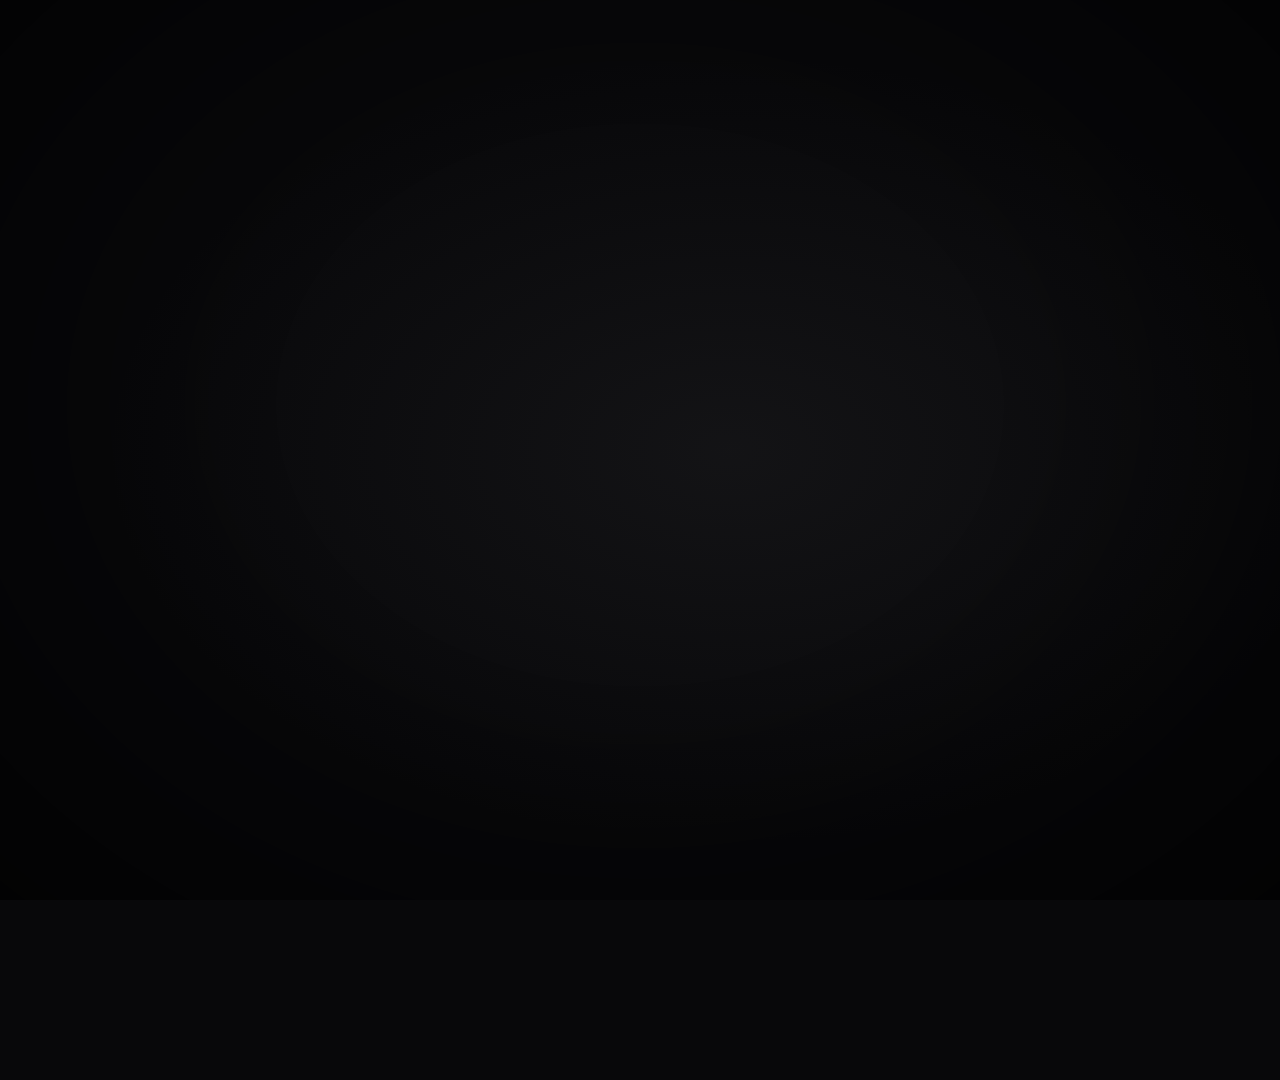
<file: showcase/index.html>
<!doctype html>
<html lang="zh-CN">
<head>
<meta charset="utf-8">
<title>GTA5 中文字体包 · Showcase</title>
<link rel="stylesheet" href="style.css">
</head>
<body>
<div id="stage">
  <div id="glow"></div>
  <div id="lens"><div id="cam"></div></div>
  <div id="vignette"></div>
</div>
<svg width="0" height="0" style="position:absolute"><filter id="mb" x="-5%" y="-5%" width="110%" height="110%"><feGaussianBlur id="mbg" stdDeviation="0 0"/></filter></svg>
<script src="app.js"></script>
<script>
'use strict';
const DURATION = 43.8;
const T0 = 2.9; // 内部时间轴从 2.9s 开始（无片头）

/* ---------------- 缓动 / 插值 ---------------- */
const E = {
  lin: x => x,
  sine: x => -(Math.cos(Math.PI * x) - 1) / 2,
  cIn: x => x * x * x,
  cOut: x => 1 - Math.pow(1 - x, 3),
  cInOut: x => x < .5 ? 4 * x * x * x : 1 - Math.pow(-2 * x + 2, 3) / 2,
  qOut: x => 1 - Math.pow(1 - x, 5),
  eIn: x => x === 0 ? 0 : Math.pow(2, 10 * x - 10),
  eOut: x => x === 1 ? 1 : 1 - Math.pow(2, -10 * x),
  eInOut: x => x === 0 ? 0 : x === 1 ? 1 : x < .5 ? Math.pow(2, 20 * x - 10) / 2 : (2 - Math.pow(2, -20 * x + 10)) / 2,
  back: x => { const c1 = 1.9, c3 = c1 + 1; return 1 + c3 * Math.pow(x - 1, 3) + c1 * Math.pow(x - 1, 2); },
};
const clamp = (v, a = 0, b = 1) => Math.min(b, Math.max(a, v));
const lerp = (a, b, p) => a + (b - a) * p;
const prog = (t, a, b, e = 'lin') => E[e](clamp((t - a) / (b - a)));
// keys: [[t, value, ease]]，ease 作用于到达该关键帧的那一段
function track(t, keys) {
  if (t <= keys[0][0]) return keys[0][1];
  for (let i = 1; i < keys.length; i++) {
    const [t1, v1, e = 'cInOut'] = keys[i];
    if (t < t1) {
      const [t0, v0] = keys[i - 1];
      return lerp(v0, v1, E[e]((t - t0) / (t1 - t0)));
    }
  }
  return keys[keys.length - 1][1];
}
const step = (t, list) => { let v = list[0][1]; for (const [tt, vv] of list) if (t >= tt) v = vv; return v; };

/* ---------------- 构建场景 ---------------- */
const cam = document.getElementById('cam');
const main = makeApp();
cam.appendChild(main.el);
const fx = document.createElement('div');           // 光标、拖拽文件等（不受窗口裁切）
fx.style.cssText = 'position:absolute;left:0;top:0;width:1160px;height:950px;transform-style:preserve-3d';
fx.innerHTML = `
  <div class="file" id="file"><div class="doc"><div class="glyph">${svg('dl', 30, 2.2, '#9c7e57')}</div><div class="lbl">.gtakit</div></div><div class="nm">NVE 路面.gtakit</div></div>
  <div class="ripple" id="rip"></div>
  <svg class="cursor" id="cur" viewBox="0 0 22 30"><path d="M2 2v22.5l5.6-5.3 3.6 8.3 3.7-1.6-3.6-8.1h7.9z" fill="#fff" stroke="#000" stroke-width="1.4" stroke-linejoin="round"/></svg>`;
cam.appendChild(fx);

// 行悬停层
main.qa('[data-hov],[data-restore]').forEach(r => { const h = document.createElement('div'); h.className = 'hov'; r.prepend(h); });

// 九宫格里的其它页面（静态，状态与截图一致）
const GRID = [['overview', -1, -1], ['visual', 0, -1], ['water', 1, -1], ['tex', -1, 0], ['light', 1, 0], ['play', -1, 1], ['ui', 0, 1], ['traffic', 1, 1]];
const clones = GRID.map(([id, c, r]) => {
  const a = makeApp([id]);
  const i = pageIndex(id);
  a.q('.navsel').style.top = (NAV_Y[i] - 16 - 32) + 'px';
  a.q('.page').style.opacity = 1;
  if (id === 'visual') { a.q('[data-tg="v2"]').style.setProperty('--p', 0); a.q('[data-tg="v3"]').style.setProperty('--p', 0); a.q('[data-vsel]').textContent = '3'; }
  if (id === 'water') a.q('[data-rck="w2"]').style.opacity = 1;
  if (id !== 'overview') setFooter(a, '已选 20 项', '移除 2 项', 0);
  else setFooter(a, '已选 22 项', '与当前安装相同', 1);
  if (id === 'ui') applyColor(a, hex2hsv('8297AE'));
  a.el.style.opacity = 0;
  cam.insertBefore(a.el, main.el);
  return { a, c, r, d: Math.hypot(c, r) };
});

function setFooter(app, l1, l2, reinstall) {
  app.q('[data-f1]').textContent = l1; app.q('[data-f2]').textContent = l2;
  const btn = app.q('[data-btn]'), link = app.q('[data-link]');
  const w = lerp(67, 94, reinstall);
  btn.textContent = reinstall > .5 ? '重新安装' : '安装';
  btn.style.width = w + 'px'; btn.style.left = (763 - w) + 'px';
  link.style.left = (624 - (w - 67)) + 'px';
}
function applyColor(app, [h, s, v]) {
  const rgb = hsv2rgb(h, s, v), hex = toHex(rgb), c = '#' + hex;
  const hueC = 'rgb(' + hsv2rgb(h, 1, 1).join(',') + ')';
  app.q('.sv').style.background = hueC;
  const svk = app.q('.svk'); svk.style.left = (s * 307) + 'px'; svk.style.top = ((1 - v) * 122) + 'px'; svk.style.background = c;
  const hk = app.q('.huek'); hk.style.left = (h / 360 * 307) + 'px'; hk.style.background = hueC;
  app.q('[data-v="r"]').textContent = rgb[0]; app.q('[data-v="g"]').textContent = rgb[1]; app.q('[data-v="b"]').textContent = rgb[2];
  app.q('[data-v="hex"]').textContent = hex;
  const light = 'rgb(' + rgb.map(u => Math.round(u + (255 - u) * .28)).join(',') + ')';
  const dark = 'rgb(' + rgb.map(u => Math.round(u * .78)).join(',') + ')';
  app.q('.pvban').style.background = `linear-gradient(180deg, ${light}, ${c} 55%, ${dark})`;
  const cr = app.q('[data-colorrow="c3"]'); cr.querySelector('.hx').textContent = '#' + hex; cr.querySelector('.dot').style.background = c;
}

// 窗口坐标（忽略变换）
function pos(el, ax = .5, ay = .5) {
  let x = 0, y = 0, n = el;
  while (n && n !== main.el) { x += n.offsetLeft; y += n.offsetTop; n = n.offsetParent; }
  return [x + el.offsetWidth * ax, y + el.offsetHeight * ay];
}
const navPos = id => [78, NAV_Y[pageIndex(id)]];
const tgPos = k => pos(main.q(`[data-tg="${k}"]`));
const hovPos = k => { const [x, y] = pos(main.q(`[data-hov="${k}"]`)); return [x + 40, y + 4]; };
const swPos = i => pos(main.q(`[data-sw="${i}"]`));
const hueRect = () => { const [x, y] = pos(main.q('.hue'), 0, .5); return [x, y]; };
const svRect = () => pos(main.q('.sv'), 0, 0);
const huePos = h => { const [x, y] = hueRect(); return [x + h / 360 * 307, y]; };
const svPos = (s, v) => { const [x, y] = svRect(); return [x + s * 307, y + (1 - v) * 122]; };

/* ---------------- 时间轴 ---------------- */
const NAV = [[0, 'overview', 0], [12.0, 'visual', 1], [16.6, 'water', 1], [19.8, 'tex', 0], [20.8, 'light', 0], [21.8, 'play', 0], [24.95, 'ui', 1], [31.6, 'traffic', 1], [35.1, 'kit', 1]];
const CLICKS = [12.0, 13.3, 14.3, 16.6, 17.6, 18.3, 24.95, 28.3, 28.9, 31.6, 35.1, 41.7];
const PRESS = [[26.0, 27.0], [27.2, 27.9], [29.3, 30.0], [35.9, 37.15]];

// 颜色：初始 #8297AE
const H0 = hex2hsv('8297AE'), PINK = hex2hsv('E93D82'), GREEN = hex2hsv('30A46C');
const HUE = [[0, H0[0]], [26.0, H0[0]], [27.0, 18, 'sine'], [28.3, 18], [28.48, PINK[0], 'cOut'], [28.9, PINK[0]], [29.08, GREEN[0], 'cOut'], [29.3, GREEN[0]], [30.0, 258, 'sine']];
const SAT = [[0, H0[1]], [27.2, H0[1]], [27.9, .80, 'sine'], [28.3, .80], [28.48, PINK[1], 'cOut'], [28.9, PINK[1]], [29.08, GREEN[1], 'cOut']];
const VAL = [[0, H0[2]], [27.2, H0[2]], [27.9, .93, 'sine'], [28.3, .93], [28.48, PINK[2], 'cOut'], [28.9, PINK[2]], [29.08, GREEN[2], 'cOut']];
const hsvAt = t => [track(t, HUE), track(t, SAT), track(t, VAL)];

// 文件拖拽
const FILE0 = [1330, 600];
const dropC = () => { const [x, y] = pos(main.q('[data-drop]')); return [x, y + 6]; };

// 光标：[t, [x,y] | fn, ease]
function cursorKeys() {
  const D = dropC();
  return [
    [8.4, [640, 905]], [9.1, [455, 813], 'cOut'], [10.9, [470, 822], 'sine'],
    [11.2, [330, 470]], [11.9, navPos('visual'), 'cInOut'], [12.6, navPos('visual')], [13.15, tgPos('v2'), 'cInOut'], [13.7, tgPos('v2')], [14.15, tgPos('v3'), 'cInOut'],
    [15.7, tgPos('v3')], [16.45, navPos('water'), 'cInOut'], [17.0, navPos('water')], [17.5, hovPos('w0'), 'cInOut'], [17.95, hovPos('w0')], [18.2, hovPos('w2'), 'cInOut'], [19.7, [hovPos('w2')[0] + 60, hovPos('w2')[1] + 14], 'sine'],
    [24.4, [520, 560]], [24.85, navPos('ui'), 'cInOut'], [25.2, navPos('ui')], [25.9, huePos(H0[0]), 'cInOut'],
    [26.0, 'hue'], [27.0, 'hue'], [27.15, svPos(H0[1], H0[2]), 'cInOut'], [27.2, 'sv'], [27.9, 'sv'],
    [28.2, swPos(8), 'cInOut'], [28.55, swPos(8)], [28.8, swPos(4), 'cInOut'], [29.0, swPos(4)], [29.25, huePos(GREEN[0]), 'cInOut'], [29.3, 'hue'], [30.0, 'hue'],
    [30.6, [760, 560], 'cInOut'], [31.45, navPos('traffic'), 'cInOut'], [31.8, navPos('traffic')], [32.5, [470, 300], 'cInOut'],
    [32.9, hovPos('c0'), 'cOut'], [33.4, hovPos('c1'), 'cInOut'], [33.9, hovPos('c2'), 'cInOut'], [34.35, hovPos('c3'), 'cInOut'], [34.95, navPos('kit'), 'cInOut'], [35.3, navPos('kit')],
    [35.85, [FILE0[0] + 6, FILE0[1] + 8]], [35.9, 'file'], [37.15, 'file'], [37.9, [D[0] + 60, D[1] + 40], 'sine'],
    [40.75, [760, 790]], [41.55, pos(main.q('[data-btn]')), 'cInOut'], [42.6, pos(main.q('[data-btn]'))],
  ];
}
const CUR_VIS = [[8.4, 10.95], [11.2, 19.75], [24.4, 35.35], [35.9, 37.95], [40.75, 42.4]];
function fileAt(t) {
  const D = dropC();
  const p = prog(t, 35.9, 37.0, 'cInOut');
  const x = lerp(FILE0[0], D[0], p), y = lerp(FILE0[1], D[1], p) - Math.sin(p * Math.PI) * 120;
  return [x, y];
}
let CK = null;
function cursorAt(t) {
  CK = CK || cursorKeys();
  const resolve = (v, tt) => v === 'hue' ? huePos(hsvAt(tt)[0]) : v === 'sv' ? svPos(hsvAt(tt)[1], hsvAt(tt)[2]) : v === 'file' ? (([x, y]) => [x + 6, y + 8])(fileAt(tt)) : v;
  if (t <= CK[0][0]) return resolve(CK[0][1], t);
  for (let i = 1; i < CK.length; i++) {
    const [t1, v1, e = 'cInOut'] = CK[i];
    if (t < t1) {
      const [t0, v0] = CK[i - 1];
      if (typeof v0 === 'string' && v0 === v1) return resolve(v0, t);
      const a = resolve(v0, t0), b = resolve(v1, t1), p = E[e]((t - t0) / (t1 - t0));
      return [lerp(a[0], b[0], p), lerp(a[1], b[1], p)];
    }
  }
  return resolve(CK[CK.length - 1][1], t);
}

// 镜头：fx,fy 窗口焦点；s 缩放；rx/ry/rz 旋转；ox/oy 焦点在屏幕上的偏移
const K = (t, fx, fy, s, rx, ry, rz, ox, oy, e = 'eInOut') => ({ t, fx, fy, s, rx, ry, rz, ox, oy, e });
const CAM = [
  K(2.95, 580, 475, .32, 62, 0, -28, 0, 160),
  K(4.25, 580, 475, .93, 0, 0, 0, 0, 0, 'eOut'),
  K(4.75, 580, 475, .95, 0, 0, 0, 0, 0, 'sine'),
  K(5.5, 692, 300, 1.85, 4, -10, 0, 250, -60),
  K(7.75, 692, 316, 1.98, 2, -5, 0, 250, -60, 'sine'),
  K(8.15, 692, 800, 2.05, -4, 6, 0, 250, -120),
  K(10.85, 680, 806, 2.2, -2, 9, 0, 250, -120, 'sine'),
  K(11.3, 118, 230, 2.4, 0, 20, 0, -260, -40),
  K(12.0, 118, 215, 2.5, 0, 18, 0, -260, -40, 'sine'),
  K(12.75, 800, 300, 2.05, 6, -14, 0, 160, -110),
  K(13.45, 820, 310, 2.12, 5, -12, 0, 160, -110, 'sine'),
  K(13.95, 690, 918, 2.4, 0, 8, 0, 120, -230),
  K(14.95, 680, 918, 2.5, 0, 6, 0, 120, -230, 'sine'),
  K(15.6, 580, 475, .97, 0, -6, 0, 170, -30),
  K(16.65, 580, 475, .99, 0, -4, 0, 170, -30, 'sine'),
  K(17.2, 700, 226, 2.0, 26, -8, -6, 150, -130),
  K(19.8, 700, 236, 2.2, 22, -6, -2, 150, -130, 'sine'),
  K(19.8, 600, 270, 1.5, 0, 12, 3, 120, -90, 'lin'),
  K(20.8, 620, 270, 1.72, 0, 8, 0, 120, -90, 'sine'),
  K(20.8, 680, 190, 1.95, 0, -12, -2, 140, -110, 'lin'),
  K(21.8, 680, 190, 2.15, 0, -9, 0, 140, -110, 'sine'),
  K(21.8, 700, 150, 2.1, 34, -10, 0, 140, -80, 'lin'),
  K(24.1, 700, 400, 2.1, 28, -6, 0, 140, -140, 'sine'),
  K(24.65, 580, 475, .97, 0, 6, 0, 170, -30),
  K(25.05, 580, 475, .99, 0, 5, 0, 170, -30, 'sine'),
  K(25.7, 700, 742, 2.1, 6, -10, 0, 200, -190),
  K(29.95, 720, 742, 2.22, 4, -6, 0, 200, -190, 'sine'),
  K(30.7, 690, 500, 1.08, 0, 8, 0, 230, -30),
  K(31.25, 690, 500, 1.1, 0, 6, 0, 230, -30, 'sine'),
  K(31.55, 580, 475, .99, 0, 0, 0, 170, -30, 'cInOut'),
  K(31.75, 580, 475, 1.0, 0, 0, 0, 170, -30, 'sine'),
  K(32.05, 690, 265, 1.55, 12, 16, -20, 170, -130, 'eIn'),
  K(32.55, 700, 255, 2.0, 8, 10, -4, 170, -130, 'eOut'),
  K(34.4, 700, 262, 2.15, 6, 6, -1, 170, -130, 'sine'),
  K(34.85, 580, 475, .99, 0, 0, 0, 170, -30),
  K(35.2, 580, 475, 1.0, 0, 0, 0, 170, -30, 'sine'),
  K(35.8, 692, 240, 1.75, 12, 0, 0, 0, -170),
  K(37.5, 692, 245, 1.85, 10, -4, 0, 0, -170, 'sine'),
  K(38.25, 692, 650, 1.7, 24, -10, 0, 170, -150),
  K(40.6, 692, 730, 1.8, 20, -6, 0, 170, -150, 'sine'),
  K(41.0, 860, 880, 2.3, 0, -12, 0, 0, -120),
  K(41.85, 870, 885, 2.45, 0, -10, 0, 0, -120, 'sine'),
  K(43.35, 580, 475, .4, 48, 0, -32, 0, 0),
  K(45.5, 640, 440, .44, 44, 0, -26, 0, 0, 'sine'),
  K(46.6, 640, 440, .24, 56, 0, -40, 0, 0, 'cIn'),
];
function camAt(t) {
  const F = ['fx', 'fy', 's', 'rx', 'ry', 'rz', 'ox', 'oy'];
  if (t <= CAM[0].t) return frame({ ...CAM[0] });
  let i = 0; while (i < CAM.length - 1 && CAM[i + 1].t <= t) i++;
  const a = CAM[i], b = CAM[i + 1];
  if (!b) return frame({ ...a });
  const p = E[b.e]((t - a.t) / (b.t - a.t)), o = {};
  for (const f of F) o[f] = f === 's' ? Math.exp(lerp(Math.log(a.s), Math.log(b.s), p)) : lerp(a[f], b[f], p);
  return frame(o);
}
const frame = o => (o.ox *= .3, o.oy *= .35, o);
const camCSS = c => `translate3d(${960 + c.ox}px,${540 + c.oy}px,0) rotateX(${c.rx}deg) rotateY(${c.ry}deg) rotateZ(${c.rz}deg) scale(${c.s}) translate(${-c.fx}px,${-c.fy}px)`;
function project(c, x, y) {
  const m = new DOMMatrix().translate(960 + c.ox, 540 + c.oy).rotate(c.rx, 0, 0).rotate(0, c.ry, 0).rotate(0, 0, c.rz).scale(c.s, c.s, 1).translate(-c.fx, -c.fy);
  const p = m.transformPoint(new DOMPoint(x, y, 0, 1));
  const k = 2000 / (2000 - p.z);
  return [960 + (p.x - 960) * k, 540 + (p.y - 540) * k];
}


/* ---------------- 主渲染 ---------------- */
const pageEls = Object.fromEntries(main.qa('.page').map(p => [p.dataset.page, p]));
const glow = document.getElementById('glow'), lens = document.getElementById('lens'), mbg = document.getElementById('mbg');
const hex2rgb = h => [1, 3, 5].map(i => parseInt(h.slice(i, i + 2), 16));

function renderFrame(tt) {
  const t = tt + T0;

  // 镜头
  const c = camAt(t);
  cam.style.transform = camCSS(c);
  lens.style.opacity = prog(t, 2.9, 3.35, 'cOut') * (1 - prog(t, 45.7, 46.6, 'cIn'));
  // 方向性运动模糊：取多点屏幕位移
  const cp = camAt(t - 1 / 60);
  let dx = 0, dy = 0;
  for (const [px, py] of [[c.fx, c.fy], [c.fx - 300, c.fy - 250], [c.fx + 300, c.fy + 250]]) {
    const a = project(cp, px, py), b = project(c, px, py);
    dx += Math.abs(b[0] - a[0]) / 3; dy += Math.abs(b[1] - a[1]) / 3;
  }
  const bx = Math.min(30, dx * .22), by = Math.min(30, dy * .22);
  if (bx + by > 1.5) { mbg.setAttribute('stdDeviation', `${bx.toFixed(2)} ${by.toFixed(2)}`); lens.style.filter = 'url(#mb)'; }
  else lens.style.filter = 'none';

  // 页面
  const navI = NAV.reduce((acc, n, i) => (t >= n[0] ? i : acc), 0);
  const cur = NAV[navI], prevN = NAV[Math.max(0, navI - 1)];
  for (const id in pageEls) {
    const on = id === cur[1];
    const p = cur[2] ? prog(t, cur[0], cur[0] + .16, 'cOut') : 1;
    pageEls[id].style.opacity = on ? p : 0;
    pageEls[id].style.transform = on ? `translateY(${(1 - p) * 8}px)` : 'none';
  }
  const ny = cur[2] ? lerp(NAV_Y[pageIndex(prevN[1])], NAV_Y[pageIndex(cur[1])], prog(t, cur[0], cur[0] + .22, 'cOut')) : NAV_Y[pageIndex(cur[1])];
  main.q('.navsel').style.top = (ny - 16 - 32) + 'px';

  // 背景氛围色
  const ga = hex2rgb(PAGES[pageIndex(prevN[1])].grad[1]), gb = hex2rgb(PAGES[pageIndex(cur[1])].grad[1]);
  const gp = prog(t, cur[0], cur[0] + .5, 'sine');
  const gc0 = ga.map((u, i) => lerp(u, gb[i], gp)), ep = prog(t, 41.2, 42.4, 'sine');
  const gc = gc0.map((u, i) => Math.round(lerp(u, [10, 110, 219][i], ep)));
  const gAlpha = t < 43 ? .22 : lerp(.22, .3, prog(t, 43, 44));
  glow.style.background = `radial-gradient(ellipse 50% 45% at 55% 50%, rgba(${gc.join(',')},${gAlpha}), transparent 70%)`;

  // 概览：绿勾依次弹出
  main.qa('[data-ck]').forEach(el => {
    const i = +el.dataset.ck, p = E.back(clamp((t - (4.9 + (i < 4 ? i * .14 : .75))) / .4));
    el.style.transform = `scale(${p})`;
  });

  // 画面：两次关闭
  const v2 = 1 - prog(t, 13.3, 13.48, 'cOut'), v3 = 1 - prog(t, 14.3, 14.48, 'cOut');
  main.q('[data-tg="v2"]').style.setProperty('--p', v2);
  main.q('[data-tg="v3"]').style.setProperty('--p', v3);
  main.q('[data-vsel]').textContent = t >= 14.3 ? 3 : t >= 13.3 ? 4 : 5;

  // 底栏计数（滚动切换）
  const FS = [[0, ['已选 22 项', '与当前安装相同']], [13.3, ['已选 21 项', '移除 1 项']], [14.3, ['已选 20 项', '移除 2 项']]];
  let fi = 0; FS.forEach((f, i) => { if (t >= f[0]) fi = i; });
  const rp = fi ? prog(t, FS[fi][0], FS[fi][0] + .32, 'cOut') : 1;
  const fa = main.q('.fa'), fb = main.q('.fb');
  setFooter(main, FS[fi][1][0], FS[fi][1][1], 1 - prog(t, 13.3, 13.55, 'cOut'));
  fa.style.transform = `translateY(${(1 - rp) * 22}px)`; fa.style.opacity = rp;
  if (fi && rp < 1) {
    main.q('[data-f1b]').textContent = FS[fi - 1][1][0]; main.q('[data-f2b]').textContent = FS[fi - 1][1][1];
    fb.style.transform = `translateY(${-rp * 22}px)`; fb.style.opacity = 1 - rp;
  } else fb.style.opacity = 0;
  const bp = prog(t, 41.7, 41.78, 'cOut') * (1 - prog(t, 41.78, 42.05, 'cOut'));
  main.q('[data-btn]').style.transform = `scale(${1 - bp * .07})`;
  main.q('[data-btn]').style.filter = `brightness(${1 + bp * .25})`;

  // 水下：单选
  const wsel = step(t, [[0, 'w2'], [17.6, 'w0'], [18.3, 'w2']]);
  const wt = t >= 18.3 ? 18.3 : t >= 17.6 ? 17.6 : -9;
  ['w0', 'w1', 'w2'].forEach(k => {
    const el = main.q(`[data-rck="${k}"]`), p = k === wsel ? E.back(clamp((t - wt) / .3)) : 0;
    el.style.opacity = k === wsel ? 1 : 0; el.style.transform = `scale(${k === wsel ? (wt < 0 ? 1 : p) : 0})`;
  });

  // 悬停
  const HOV = { w0: [[17.45, 18.1]], w2: [[18.1, 19.8]], c0: [[32.8, 33.3]], c1: [[33.3, 33.8]], c2: [[33.8, 34.3]], c3: [[34.3, 34.9]],
    p0: [[22.15, 22.75]], p1: [[22.55, 23.15]], p2: [[22.95, 23.55]], p3: [[23.35, 23.95]], p4: [[23.75, 24.4]] };
  for (const k in HOV) {
    const h = main.q(`[data-hov="${k}"] .hov`);
    const o = HOV[k].reduce((m, [a, b]) => Math.max(m, prog(t, a, a + .12) * (1 - prog(t, b - .12, b))), 0);
    h.style.opacity = o * .055;
  }
  const rh = main.q('[data-restore] .hov'); rh.style.opacity = prog(t, 9.0, 9.15) * (1 - prog(t, 10.8, 10.95)) * .055;

  // 取色器
  applyColor(main, hsvAt(t));
  ['c0', 'c1', 'c2'].forEach(() => {});
  main.qa('[data-sw]').forEach(s => {
    const i = +s.dataset.sw, tc = i === 8 ? 28.3 : i === 4 ? 28.9 : -9;
    const p = prog(t, tc, tc + .08) * (1 - prog(t, tc + .08, tc + .3, 'cOut'));
    s.style.transform = `scale(${1 - p * .2})`;
  });

  // 导入：拖拽
  const file = document.getElementById('file');
  const fOn = t >= 35.9 && t < 37.5;
  file.style.display = fOn ? 'block' : 'none';
  if (fOn) {
    const [x, y] = fileAt(t), drop = prog(t, 37.15, 37.45, 'cIn');
    const tilt = (1 - prog(t, 35.9, 36.9, 'cOut')) * 18;
    file.style.left = x + 'px'; file.style.top = y + 'px';
    file.style.transform = `rotate(${tilt}deg) scale(${(1 - drop * .65) * (1 + (1 - prog(t, 35.9, 36.3, 'back')) * .3)})`;
    file.style.opacity = (1 - drop) * prog(t, 35.9, 36.05);
  }
  const hl = prog(t, 36.45, 36.7) * (1 - prog(t, 37.45, 37.8));
  const dz = main.q('[data-drop]');
  dz.style.borderColor = `color-mix(in srgb, #0a84ff ${hl * 100}%, #56565b)`;
  dz.style.background = `color-mix(in srgb, #0f2a48 ${hl * 100}%, #2c2c2e)`;
  dz.querySelector('.dropic').style.transform = `translateY(${hl * 6 + Math.sin(Math.max(0, t - 36.45) * 9) * 2 * hl}px) scale(${1 + hl * .12})`;

  // 光标
  const curEl = document.getElementById('cur');
  const vis = CUR_VIS.reduce((m, [a, b]) => Math.max(m, prog(t, a, a + .15) * (1 - prog(t, b - .15, b))), 0);
  curEl.style.opacity = vis;
  if (vis > 0) {
    const [x, y] = cursorAt(t);
    const pressed = CLICKS.reduce((m, tc) => Math.max(m, prog(t, tc - .06, tc) * (1 - prog(t, tc + .04, tc + .14))), 0)
      || (PRESS.some(([a, b]) => t >= a && t <= b) ? 1 : 0);
    curEl.style.transform = `translate(${x - 2}px,${y - 2}px) scale(${1 - pressed * .14})`;
  }
  const rip = document.getElementById('rip');
  const lc = CLICKS.filter(tc => t >= tc && t < tc + .45).pop();
  if (lc != null && vis > 0) {
    const p = (t - lc) / .45, [x, y] = cursorAt(lc), r = 6 + E.cOut(p) * 26;
    rip.style.display = 'block';
    rip.style.left = (x - r) + 'px'; rip.style.top = (y - r) + 'px'; rip.style.width = rip.style.height = 2 * r + 'px';
    rip.style.opacity = (1 - p) * .85;
  } else rip.style.display = 'none';

  // 九宫格
  clones.forEach(({ a, c: col, r, d }) => {
    const p = E.cOut(clamp((t - 42.05 - d * .18) / .7));
    a.el.style.opacity = p;
    a.el.style.transform = `translate3d(${col * 1290}px,${r * 1080}px,${(1 - p) * -900}px)`;
    a.el.style.display = p > 0 ? 'block' : 'none';
  });

}

window.DURATION = DURATION;
window.renderFrame = renderFrame;
// 预热字体：所有文字都在 DOM 里（opacity 渲染），等字体就绪
window.ready = (async () => {
  document.querySelectorAll('.page').forEach(p => (p.style.opacity = 1));
  await document.fonts.ready;
  await new Promise(r => setTimeout(r, 300));
  await document.fonts.ready;
  renderFrame(0);
  return true;
})();
const qs = new URLSearchParams(location.search);
if (qs.has('t')) window.ready.then(() => renderFrame(+qs.get('t')));
</script>
</body>
</html>
</file>
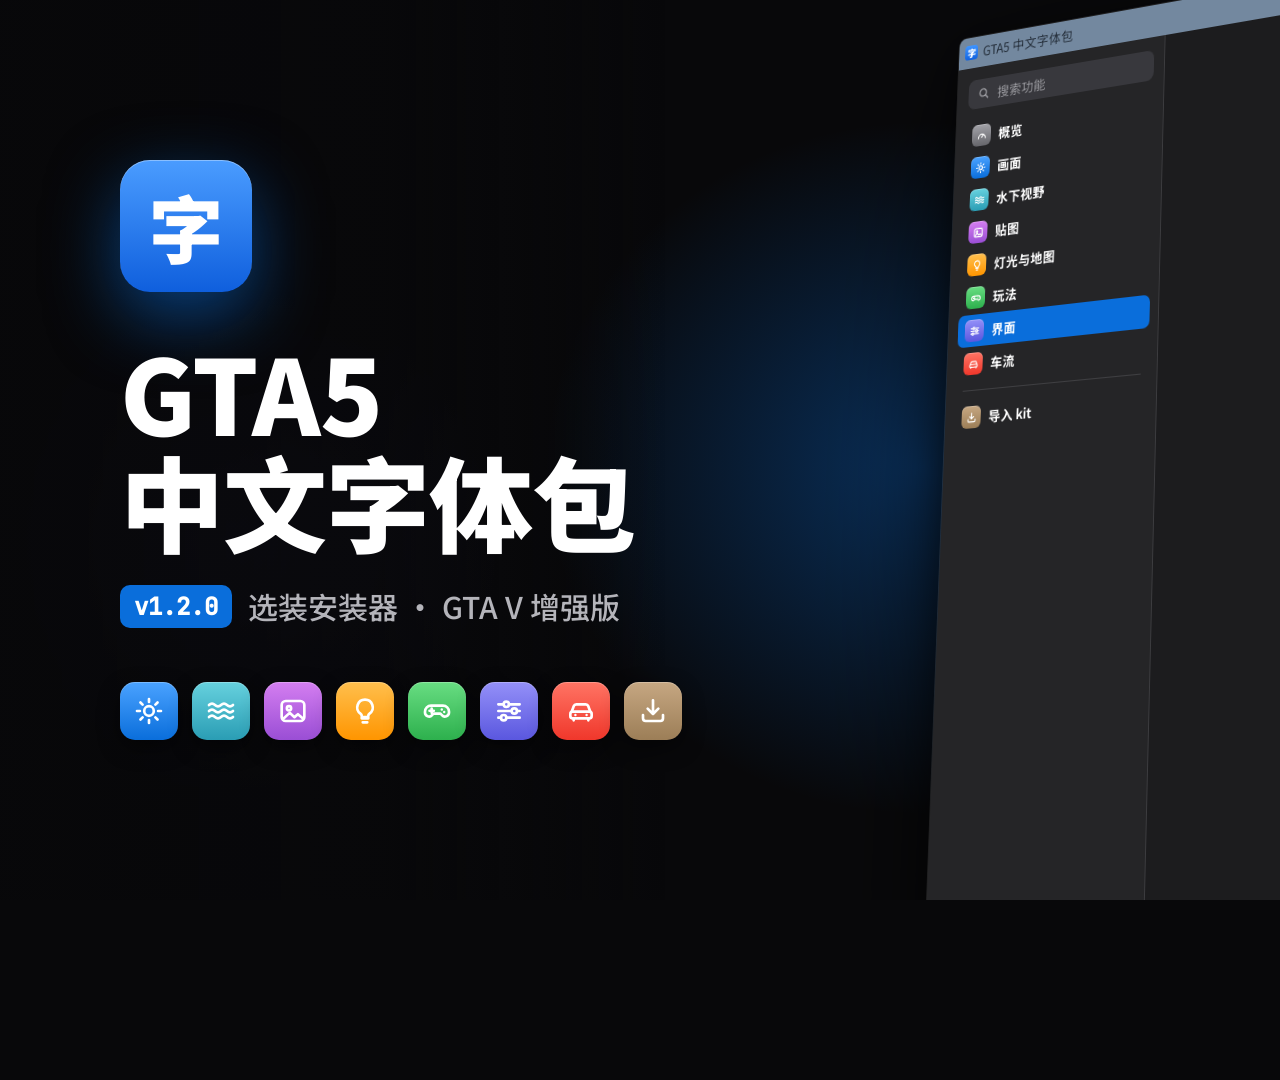
<file: showcase/cover.html>
<!doctype html>
<html lang="zh-CN">
<head>
<meta charset="utf-8">
<title>GTA5 中文字体包 · 封面</title>
<link rel="stylesheet" href="style.css">
<style>
  #cover { position: absolute; inset: 0; overflow: hidden; background: #08080a; }
  #cover .glow { position: absolute; inset: 0;
    background: radial-gradient(ellipse 42% 55% at 72% 52%, rgba(10,110,219,.38), transparent 70%),
                radial-gradient(ellipse 30% 40% at 18% 60%, rgba(90,87,223,.18), transparent 70%); }
  #cover .lens { position: absolute; inset: 0; perspective: 2200px; perspective-origin: 1300px 540px; }
  #cover .lens .win { transform-origin: 0 0; }
  #cover .vig { position: absolute; inset: 0; background: linear-gradient(90deg, rgba(8,8,10,.96) 0%, rgba(8,8,10,.85) 30%, rgba(8,8,10,0) 52%); }
  #cover .txt { position: absolute; left: 120px; top: 0; bottom: 0; display: flex; flex-direction: column; justify-content: center; color: #fff; }
  #cover .bigicon { width: 132px; height: 132px; border-radius: 30px; font-size: 74px; box-shadow: 0 24px 70px rgba(10,110,219,.55), inset 0 1px 0 rgba(255,255,255,.35); }
  #cover h1 { font-size: 104px; font-weight: 900; line-height: 1.05; margin-top: 44px; letter-spacing: -.01em; }
  #cover h1 small { display: block; font-size: 104px; }
  #cover .ver { margin-top: 30px; display: flex; align-items: center; gap: 16px; font-size: 30px; font-weight: 500; color: #b4b4ba; }
  #cover .ver b { font: 600 24px 'JetBrains Mono', monospace; color: #fff; background: #0a6edb; border-radius: 10px; padding: 6px 14px; }
  #cover .tiles { display: flex; gap: 14px; margin-top: 54px; }
  #cover .tiles .itile { box-shadow: 0 8px 22px rgba(0,0,0,.45), inset 0 1px 0 rgba(255,255,255,.25); }
</style>
</head>
<body>
<div id="cover">
  <div class="glow"></div>
  <div class="lens" id="lens"></div>
  <div class="vig"></div>
  <div class="txt">
    <div class="bigicon">字</div>
    <h1>GTA5<small>中文字体包</small></h1>
    <div class="ver"><b>v1.2.0</b>选装安装器 · GTA V 增强版</div>
    <div class="tiles" id="tiles"></div>
  </div>
</div>
<script src="app.js"></script>
<script>
const a = makeApp(['ui']);
a.q('.page').style.opacity = 1;
a.q('.navsel').style.top = (NAV_Y[pageIndex('ui')] - 16 - 32) + 'px';
a.q('[data-f1]').textContent = '已选 20 项'; a.q('[data-f2]').textContent = '移除 2 项';
const btn = a.q('[data-btn]'); btn.textContent = '安装'; btn.style.width = '67px'; btn.style.left = '696px'; a.q('[data-link]').style.left = '624px';
// 取色器设成视频结尾的紫色
const [h, s, v] = [258, .707, .643], rgb = hsv2rgb(h, s, v), hex = toHex(rgb), c = '#' + hex, hueC = 'rgb(' + hsv2rgb(h, 1, 1) + ')';
a.q('.sv').style.background = hueC;
Object.assign(a.q('.svk').style, { left: s * 307 + 'px', top: (1 - v) * 122 + 'px', background: c });
Object.assign(a.q('.huek').style, { left: h / 360 * 307 + 'px', background: hueC });
a.q('[data-v="r"]').textContent = rgb[0]; a.q('[data-v="g"]').textContent = rgb[1]; a.q('[data-v="b"]').textContent = rgb[2]; a.q('[data-v="hex"]').textContent = hex;
const lt = 'rgb(' + rgb.map(u => Math.round(u + (255 - u) * .28)) + ')', dk = 'rgb(' + rgb.map(u => Math.round(u * .78)) + ')';
a.q('.pvban').style.background = `linear-gradient(180deg, ${lt}, ${c} 55%, ${dk})`;
const cr = a.q('[data-colorrow="c3"]'); cr.querySelector('.hx').textContent = c; cr.querySelector('.dot').style.background = c;
// 3D 摆放：窗口偏右、向左转
a.el.style.transform = 'translate3d(960px,40px,0) rotateY(-26deg) rotateX(8deg) rotateZ(-3deg) scale(1.0)';
document.getElementById('lens').appendChild(a.el);
document.getElementById('tiles').innerHTML = PAGES.slice(1).map(p => iconTile(p, 58, 15, 32)).join('');
window.ready = document.fonts.ready.then(() => new Promise(r => setTimeout(r, 300)));
</script>
</body>
</html>
</file>
<file: showcase/style.css>
@import url(fonts/fonts.css);
* { box-sizing: border-box; margin: 0; padding: 0; }
html, body { width: 1920px; height: 1080px; overflow: hidden; background: #08080a; }
body { font-family: 'Noto Sans SC', sans-serif; -webkit-font-smoothing: antialiased; }
.mono { font-family: 'JetBrains Mono', monospace; }

/* ---------- 舞台 ---------- */
#stage { position: absolute; inset: 0; overflow: hidden; background: #08080a; }
#glow { position: absolute; inset: -20%; opacity: .55; }
#vignette { position: absolute; inset: 0; background: radial-gradient(ellipse at 50% 45%, transparent 40%, rgba(0,0,0,.65) 100%); pointer-events: none; }
#lens { position: absolute; inset: 0; perspective: 2000px; perspective-origin: 960px 540px; }
#cam { position: absolute; left: 0; top: 0; transform-origin: 0 0; transform-style: preserve-3d; }


/* ---------- 窗口 ---------- */
.win { position: absolute; left: 0; top: 0; width: 1160px; height: 950px; background: #1c1c1e; border-radius: 8px; overflow: hidden; color: #fff;
  box-shadow: 0 0 0 1px rgba(255,255,255,.10), 0 50px 140px rgba(0,0,0,.7), 0 10px 40px rgba(0,0,0,.5); }
.tb { position: absolute; left: 0; top: 0; width: 1160px; height: 32px; background: #73889f; }
.tbi { position: absolute; left: 7px; top: 8px; width: 15px; height: 15px; border-radius: 3.5px; background: linear-gradient(180deg,#3f95ff,#1062e0); font-size: 10px; font-weight: 900; line-height: 15px; text-align: center; color: #fff; }
.tbt { position: absolute; left: 28px; top: 0; line-height: 31px; font-size: 13.5px; color: #26303c; }
.ctl { position: absolute; top: 10px; width: 12px; height: 12px; }
.side { position: absolute; left: 0; top: 32px; width: 236px; height: 918px; background: #252527; border-right: 1px solid #3c3c3f; }
.search { position: absolute; left: 13px; top: 13px; width: 211px; height: 30px; border-radius: 8px; background: #38383d; display: flex; align-items: center; gap: 9px; padding-left: 11px; font-size: 13.5px; color: #98989d; }
.navsel { position: absolute; left: 11px; width: 215px; height: 32px; border-radius: 7px; background: #0a6edb; top: 55px; }
.nav { position: absolute; left: 11px; width: 215px; height: 32px; display: flex; align-items: center; gap: 9px; padding-left: 8px; font-size: 13.5px; font-weight: 700; }
.itile { display: flex; align-items: center; justify-content: center; flex: none; box-shadow: inset 0 1px 0 rgba(255,255,255,.22); }
.sdiv { position: absolute; left: 19px; top: 328px; width: 199px; height: 1px; background: #3f3f42; }
.sfoot { position: absolute; left: 0; top: 875px; width: 235px; height: 43px; border-top: 1px solid #3a3a3e; font-size: 12px; color: #a1a1a6; padding: 12px 0 0 19px; }
.mainclip { position: absolute; left: 237px; top: 32px; width: 923px; height: 855px; overflow: hidden; }
.pages { position: absolute; left: -237px; top: -32px; width: 1160px; height: 950px; }
.page { position: absolute; inset: 0; }
.sbar { position: absolute; left: 1148px; width: 6px; border-radius: 3px; background: #3d3d41; }
.foot { position: absolute; left: 237px; top: 887px; width: 923px; height: 63px; background: #1c1c1f; border-top: 1px solid #38383c; }
.fl { position: absolute; left: 159px; top: 13px; width: 300px; height: 40px; overflow: hidden; }
.fa, .fb { position: absolute; left: 0; top: 0; }
.fl b { display: block; font-size: 14px; font-weight: 700; line-height: 18px; }
.fl span { display: block; font-size: 13px; color: #b0b0b5; line-height: 18px; margin-top: 1px; }
.link { position: absolute; top: 21px; font-size: 13.5px; font-weight: 700; color: #49a2fd; }
.pbtn { position: absolute; top: 16px; height: 31px; border-radius: 7px; background: #0a6edb; font-size: 13.5px; font-weight: 700; line-height: 31px; text-align: center; transform-origin: center; }
.overlay { position: absolute; inset: 0; pointer-events: none; }

/* 页面元素 */
.phead { position: absolute; top: 65px; }
.phead .itile { position: absolute; left: 0; top: 0; }
.ptitle { position: absolute; left: 58px; top: -3px; font-size: 22px; font-weight: 700; white-space: nowrap; line-height: 30px; }
.psub { position: absolute; left: 58px; top: 29px; font-size: 13px; color: #8e8e93; white-space: nowrap; }
.ohead { position: absolute; left: 390px; top: 63px; }
.bigicon { width: 64px; height: 64px; border-radius: 15px; background: linear-gradient(180deg,#4a9cff,#0f5fdd); display: flex; align-items: center; justify-content: center; font-size: 35px; font-weight: 900; color: #fff;
  box-shadow: 0 8px 26px rgba(10,110,219,.35), inset 0 1px 0 rgba(255,255,255,.3); }
.otitle { position: absolute; left: 80px; top: 5px; font-size: 23px; font-weight: 700; white-space: nowrap; }
.osub { position: absolute; left: 80px; top: 38px; font-size: 13px; color: #9a9a9f; white-space: nowrap; }
.slabel { position: absolute; font-size: 13px; font-weight: 700; color: #e5e5ea; }
.slabel.r { text-align: right; color: #8e8e93; font-weight: 500; }
.card { position: absolute; width: 605px; background: #2c2c2e; border-radius: 10px; overflow: hidden; }
.row { position: relative; height: 59px; padding: 0 14px; display: flex; flex-direction: column; justify-content: center; border-top: 1px solid #3a3a3c; }
.row:first-child { border-top: none; }
.row.short { height: 47px; }
.row.sub { height: 46px; padding-left: 28px; }
.row.ck { padding-left: 46px; }
.row.tall { height: 115px; }
.row .hov { position: absolute; inset: 0; background: #fff; opacity: 0; pointer-events: none; }
.rt { font-size: 14px; font-weight: 700; line-height: 20px; display: flex; align-items: center; gap: 7px; white-space: nowrap; }
.rt.red { color: #ff6961; gap: 0; }
.rd { font-size: 12.5px; color: #a1a1a6; line-height: 18px; margin-top: 1px; white-space: nowrap; }
.rd.mono { font-size: 11.5px; }
.rd.wrap { white-space: normal; line-height: 19.5px; padding-right: 8px; }
.badge { font-size: 10.5px; font-weight: 700; color: #3ccf63; background: rgba(48,209,88,.17); padding: 0 5px; border-radius: 4px; line-height: 17px; }
.badge.gray { color: #c7c7cc; background: #48484c; font-weight: 600; }
.gck { position: absolute; left: 14px; top: 50%; margin-top: -9.5px; width: 19px; height: 19px; border-radius: 50%; background: #30d158; display: flex; align-items: center; justify-content: center; }
.btn2 { position: absolute; right: 15px; top: 15px; height: 29px; padding: 0 13px; border-radius: 7px; background: #3d3d42; font-size: 13px; font-weight: 500; line-height: 29px; color: #ededf0; }
.btn2.c { position: static; display: inline-block; margin-top: 16px; }
.tg { position: absolute; right: 15px; top: 50%; margin-top: -12px; width: 40px; height: 24px; border-radius: 12px; background: color-mix(in srgb, #0a84ff calc(var(--p) * 100%), #48484a); }
.tg i { position: absolute; left: 2px; top: 2px; width: 20px; height: 20px; border-radius: 50%; background: #fff; box-shadow: 0 1px 3px rgba(0,0,0,.35); transform: translateX(calc(var(--p) * 16px)); }
.tg.locked { background: #1b5795; }
.tg.locked i { background: #98989a; }
.rck { position: absolute; right: 17px; top: 50%; margin-top: -8px; opacity: 0; }
.note { position: absolute; font-size: 12.5px; color: #a1a1a6; white-space: nowrap; }
.hexr { position: absolute; right: 16px; top: 0; height: 100%; display: flex; align-items: center; gap: 9px; }
.hx { font: 600 11px 'JetBrains Mono', monospace; color: #8e8e93; }
.dot { width: 20px; height: 20px; border-radius: 50%; box-shadow: inset 0 0 0 1px rgba(255,255,255,.12); margin-right: 6px; }

/* 取色器 */
.picker { position: relative; height: 247px; }
.pv { position: absolute; left: 29px; top: 2px; width: 234px; height: 194px; border-radius: 8px; background: linear-gradient(160deg,#2b333d,#15191e); overflow: hidden; }
.pvmenu { position: absolute; left: 39px; top: 19px; width: 156px; }
.pvban { height: 40px; }
.pvsel { height: 20px; background: #f2f2f2; display: flex; justify-content: flex-end; align-items: center; padding-right: 5px; }
.pvrow { height: 21px; background: #0c0f14; display: flex; justify-content: flex-end; align-items: center; padding-right: 5px; }
.pvsel svg, .pvrow svg { width: 9px; height: 9px; }
.pvreset { position: absolute; left: 37px; top: 208px; font-size: 12.5px; font-weight: 700; color: #49a2fd; display: flex; gap: 5px; align-items: center; }
.sv { position: absolute; left: 282px; top: 2px; width: 307px; height: 122px; border-radius: 8px; overflow: hidden; }
.svw { position: absolute; inset: 0; background: linear-gradient(90deg,#fff,rgba(255,255,255,0)); }
.svb { position: absolute; inset: 0; background: linear-gradient(0deg,#000,rgba(0,0,0,0)); }
.svk { position: absolute; width: 18px; height: 18px; margin: -9px 0 0 -9px; border-radius: 50%; border: 2.5px solid #fff; box-shadow: 0 0 0 1px rgba(0,0,0,.35), 0 2px 6px rgba(0,0,0,.4); }
.hue { position: absolute; left: 282px; top: 137px; width: 307px; height: 13px; border-radius: 7px;
  background: linear-gradient(90deg,#f00 0%,#ff0 16.66%,#0f0 33.33%,#0ff 50%,#00f 66.66%,#f0f 83.33%,#f00 100%); }
.huek { position: absolute; top: 50%; width: 21px; height: 21px; margin: -10.5px 0 0 -10.5px; border-radius: 50%; border: 3px solid #fff; box-shadow: 0 0 0 1px rgba(0,0,0,.3), 0 2px 6px rgba(0,0,0,.45); }
.sw { position: absolute; left: 284px; top: 164px; display: flex; gap: 8px; }
.sw span { width: 20px; height: 20px; border-radius: 50%; display: block; transition: none; }
.sw b { position: absolute; left: 8.5px; top: 25px; width: 3px; height: 3px; border-radius: 50%; background: #8e8e93; }
.ins { position: absolute; left: 282px; top: 196px; display: flex; gap: 6px; }
.in { height: 27px; border-radius: 6px; background: #3d3d42; display: flex; align-items: center; justify-content: space-between; padding: 0 10px; font-size: 13px; font-weight: 500; }
.in em { font-style: normal; font-size: 10px; font-weight: 700; color: #8e8e93; }
.in.r, .in.g, .in.b { width: 63px; }
.in.h { width: 100px; justify-content: flex-start; gap: 8px; }
.in.h span { font: 700 12.5px 'JetBrains Mono', monospace; }

/* 导入 */
.drop { position: absolute; left: 390px; top: 137px; width: 603px; height: 203px; border-radius: 10px; background: #2c2c2e; border: 1.5px dashed #56565b; text-align: center; padding-top: 30px; }
.dropic { height: 40px; display: flex; justify-content: center; }
.dropt { font-size: 15px; font-weight: 700; margin-top: 12px; }
.drops { font-size: 12px; color: #8e8e93; margin-top: 7px; }

/* 光标 / 拖拽文件 */
.cursor { position: absolute; left: 0; top: 0; width: 22px; height: 30px; transform-origin: 0 0; filter: drop-shadow(0 2px 3px rgba(0,0,0,.5)); }
.ripple { position: absolute; border-radius: 50%; border: 2px solid rgba(255,255,255,.9); }
.file { position: absolute; width: 92px; height: 112px; margin: -56px 0 0 -46px; }
.file .doc { position: absolute; inset: 0 0 18px 0; background: linear-gradient(180deg,#f7f7fa,#dcdce2); border-radius: 8px 22px 8px 8px; box-shadow: 0 18px 40px rgba(0,0,0,.55); }
.file .doc::after { content: ''; position: absolute; right: 0; top: 0; width: 22px; height: 22px; background: linear-gradient(225deg, transparent 50%, #b8b8c2 50%); border-radius: 0 0 0 6px; }
.file .lbl { position: absolute; left: 10px; right: 10px; bottom: 30px; height: 22px; border-radius: 5px; background: linear-gradient(180deg,#c6a782,#9c7e57); font: 700 11px/22px 'JetBrains Mono', monospace; color: #fff; text-align: center; }
.file .glyph { position: absolute; left: 0; right: 0; top: 18px; display: flex; justify-content: center; }
.file .nm { position: absolute; left: -40px; right: -40px; bottom: -4px; text-align: center; font-size: 12px; font-weight: 700; color: #fff; text-shadow: 0 1px 4px rgba(0,0,0,.8); white-space: nowrap; }
</file>
